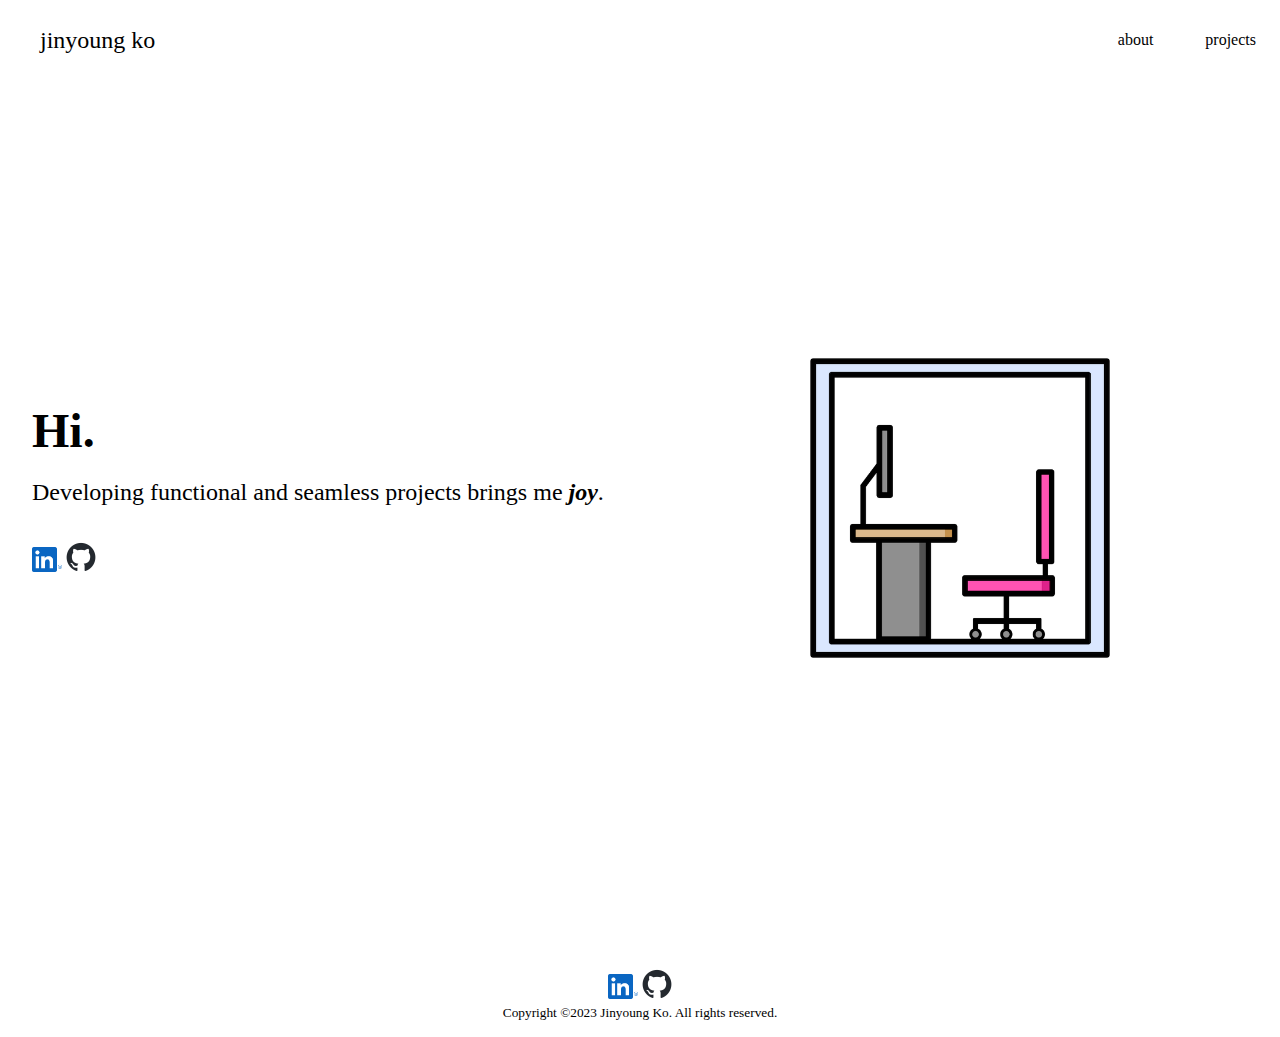
<file: index.html>
<!DOCTYPE html>
<html lang="en">

<head>
    <meta charset="UTF-8" />
    <meta name="viewport" content="width=device-width, initial-scale=1.0" />
    <title>Jinyoung Ko</title>
    <link rel="stylesheet" href="style.css" />
</head>

<body>
    <nav>
        <div class="logo"><a href="index.html">jinyoung ko</a></div>
        <div class="nav-items">
            <a href="about.html">about</a>
            <a href="projects.html">projects</a>
        </div>
    </nav>
    <section class="content">
        <div class="content-container">
            <div class="column-left">
                <h1>Hi.</h1>
                <p>
                    Developing functional and seamless projects brings me <i><b>joy</b></i>.
                </p>
                <div>
                    <a href="https://www.linkedin.com/in/jinyoungko" target="_blank"><img src="assets/images/LinkedInLogo.png" width="30" /></a>
                    <a href="https://github.com/jinyoung-ko" target="_blank"><img src="assets/images/GitHubLogo.png" width="30" /></a>
                </div>
                <br><br>
            </div>
            <div class="column-right">
                <img src="assets/images/workspace.png" alt="illustration" class="-image" width="300" />
            </div>
        </div>
    </section>
</body>

<footer>
    <div class="footer-container">
        <br>
        <a href="https://www.linkedin.com/in/jinyoungko" target="_blank"><img src="assets/images/LinkedInLogo.png" width="30" /></a>
        <a href="https://github.com/jinyoung-ko" target="_blank"><img src="assets/images/GitHubLogo.png" width="30" /></a>
        <p><small>Copyright ©2023 Jinyoung Ko. All rights reserved.</small></p>
    </div>
</footer>

</html>
</file>
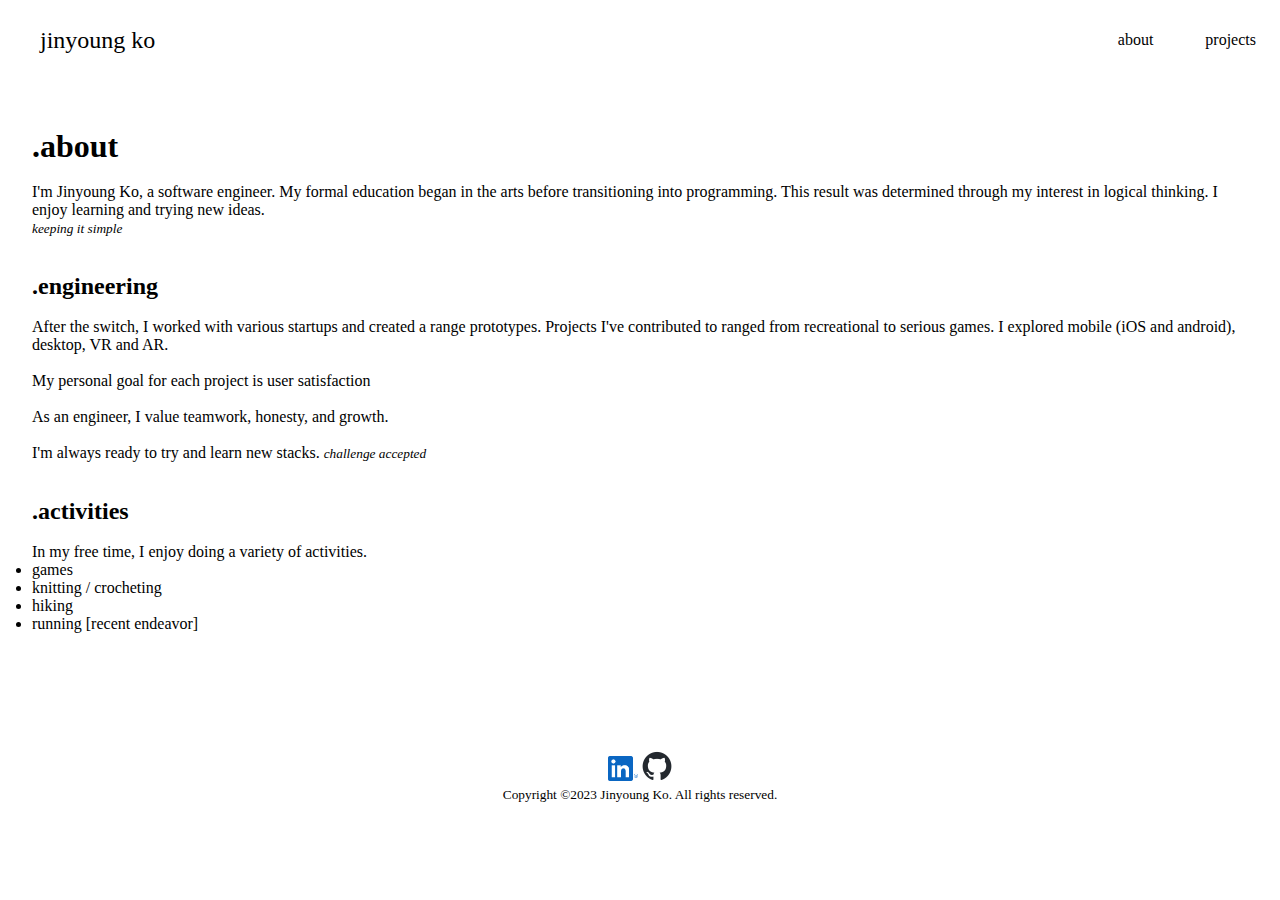
<file: about.html>
<!DOCTYPE html>
<html lang="en">

<head>
    <meta charset="UTF-8" />
    <meta name="viewport" content="width=device-width, initial-scale=1.0" />
    <title>Jinyoung Ko</title>
    <link rel="stylesheet" href="style.css" />
</head>

<body>
    <nav>
        <div class="logo"><a href="index.html">jinyoung ko</a></div>
        <div class="nav-items">
            <a href="about.html">about</a>
            <a href="projects.html">projects</a>
        </div>
    </nav>
    <section class="content">
        <div class="content-bin">
            <div class="content-info">
                <h1>.about</h1><br>
                <p>
                    I'm Jinyoung Ko, a software engineer. My formal education began in the arts before transitioning into programming. This result was determined through my interest in logical thinking. I enjoy learning and trying new ideas.                   
                    <br><i><small>keeping it simple</small></i>
                </p>
                <br><br>
                <h2>.engineering</h2><br>
                <p>After the switch, I worked with various startups and created a range prototypes. Projects I've contributed to ranged from recreational to serious games. I explored mobile (iOS and android), desktop, VR and AR.</p>
                <br><p>My personal goal for each project is user satisfaction</p>
                <br><p>As an engineer, I value teamwork, honesty, and growth.</p>
                <br><p>I'm always ready to try and learn new stacks. <small><i>challenge accepted</i></small></p>
                <br><br>
                <h2>.activities</h2><br>
                <p>In my free time, I enjoy doing a variety of activities.
                    <li>games</li>
                    <li>knitting / crocheting</li>
                    <li>hiking</li>
                    <li>running [recent endeavor]</li>
                </p>
                <br><br>
            </div>
        </div>
    </section>
</body>

<footer>
    <div class="footer-container">
        <br>
        <a href="https://www.linkedin.com/in/jinyoungko" target="_blank"><img src="assets/images/LinkedInLogo.png" width="30" /></a>
        <a href="https://github.com/jinyoung-ko" target="_blank"><img src="assets/images/GitHubLogo.png" width="30" /></a>
        <p><small>Copyright ©2023 Jinyoung Ko. All rights reserved.</small></p>
    </div>
</footer>

</html>
</file>
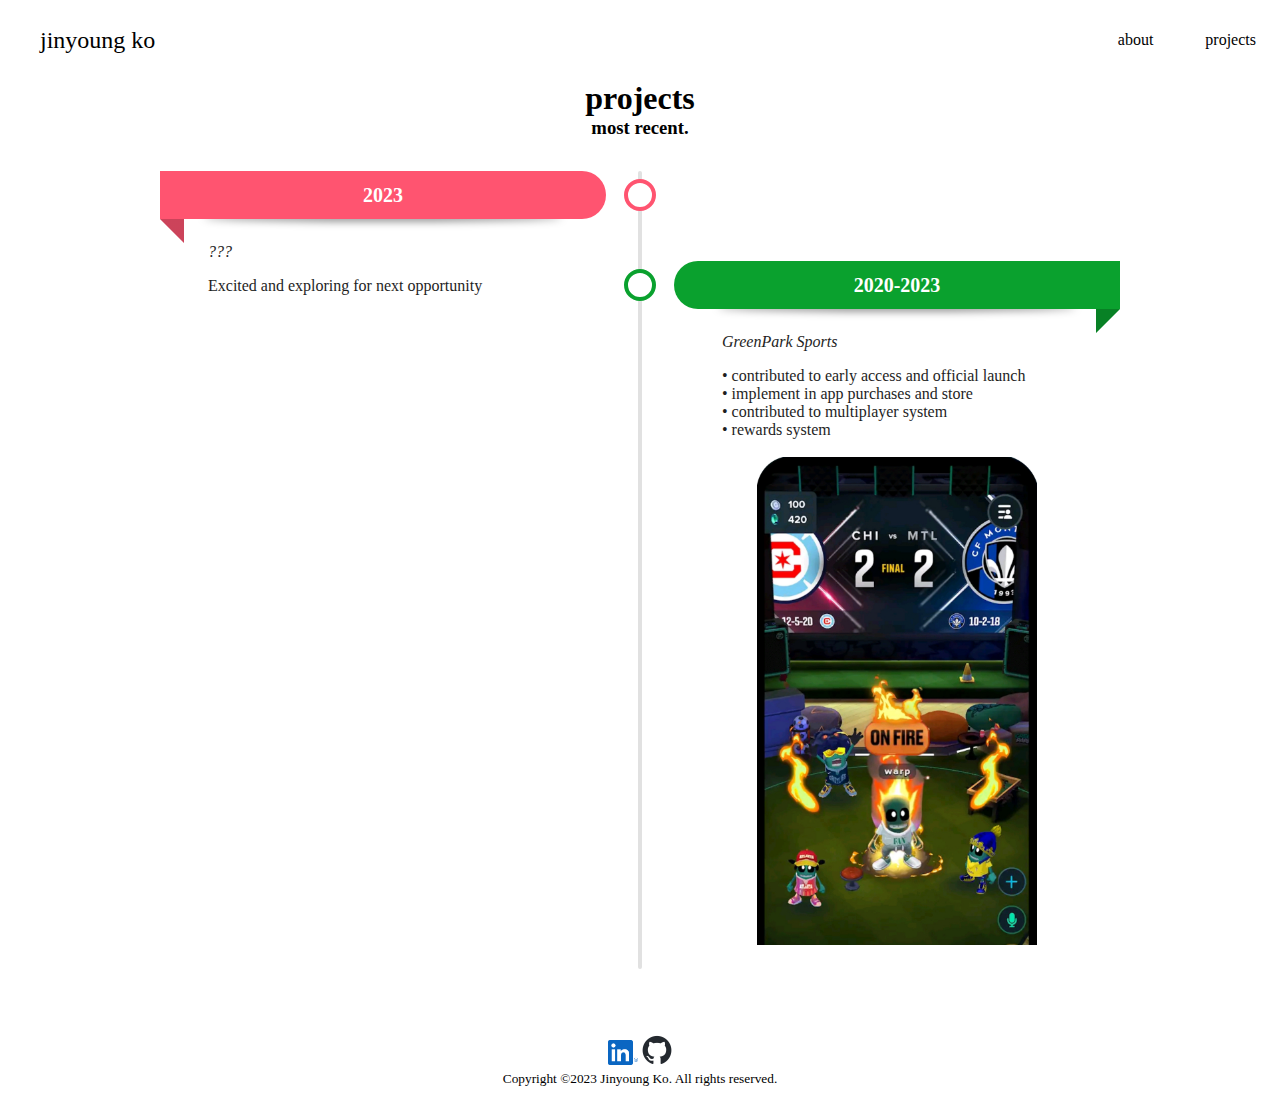
<file: projects.html>
<!DOCTYPE html>
<html lang="en">

<head>
    <meta charset="UTF-8" />
    <meta name="viewport" content="width=device-width, initial-scale=1.0" />
    <title>Jinyoung Ko</title>
    <link rel="stylesheet" href="style.css" />
</head>

<body>
    <nav>
        <div class="logo"><a href="index.html">jinyoung ko</a></div>
        <div class="nav-items">
            <a href="about.html">about</a>
            <a href="projects.html">projects</a>
        </div>
    </nav>

    <section class="projects-section">
        <h1>projects</h1>
        <h3>most recent.</h3>
    </section>

    <section class="section-timline">
        <ul>
            <li style="--accent-color:#ff5470">
                <div class="date">2023</div>
                <div class="title"><i>???</i></div>
                <div class="descr">
                    Excited and exploring for next opportunity
                </div>
            </li>
            <li style="--accent-color:#0aa12e">
                <div class="date">2020-2023</div>
                <div class="title"><i>GreenPark Sports</i></div>
                <div class="descr">
                    &#x2022; contributed to early access and official launch
                    <br>&#x2022; implement in app purchases and store
                    <br>&#x2022; contributed to multiplayer system
                    <br>&#x2022; rewards system
                    <br><br><img src="assets/images/GreenPark.png" alt="illustration" class="center" />
                </div>
            </li>
        </ul>
    </section>
</body>

<footer>
    <div class="footer-container">
        <br>
        <a href="https://www.linkedin.com/in/jinyoungko" target="_blank"><img src="assets/images/LinkedInLogo.png" width="30" /></a>
        <a href="https://github.com/jinyoung-ko" target="_blank"><img src="assets/images/GitHubLogo.png" width="30" /></a>
        <p><small>Copyright ©2023 Jinyoung Ko. All rights reserved.</small></p>
    </div>
</footer>

</html>
</file>
<file: style.css>
@import url("https://fonts.googleapis.com/css2?family=Poppins:wght@300;500;700&display=swap");

  *,
  *::before,
  *::after {
    margin: 0;
    padding: 0;
    box-sizing: border-box;
    font-family: 'Times New Roman', serif;
  }
  
  nav {
    height: 80px;
    display: flex;
    justify-content: space-between;
    align-items: center;
    padding: 0rem calc((100vw - 1300px) / 2);
  }
  
  .logo {
    color: #000;
    font-size: 1.5rem;
    padding: 0 1rem;
  }
  
  nav a {
    text-decoration: none;
    color: #000;
    padding: 0 1.5rem;
  }
  
  nav a:hover {
    color: #ffae00;
  }

  footer {
    text-align: center;
    padding: 1rem;
    margin-top: auto;
  }

  .content-info {
    display: block;
    padding: 0rem 2rem;
  }

  .content-bin {
    display: flex;
    padding: 3rem calc((100vw - 1300px) / 2);
  }
  
  .content-container {
    display: grid;
    grid-template-columns: 1fr 1fr;
    height: 95vh;
    padding: 3rem calc((100vw - 1300px) / 2);
  }
  
  .column-left {
    display: flex;
    flex-direction: column;
    justify-content: center;
    align-items: flex-start;
    color: #000;
    padding: 0rem 2rem;
  }
  
  .column-left h1 {
    margin-bottom: 1rem;
    font-size: 3rem;
  }
  
  .column-left p {
    margin-bottom: 2rem;
    font-size: 1.5rem;
    line-height: 1.5;
  }
  
  button {
    padding: 1rem 3rem;
    font-size: 1rem;
    border: none;
    color: #ffffff;
    background: #ff9900;
    cursor: pointer;
    border-radius: 50px;
  }
  
  button:hover {
    background: rgb(234, 72, 22);
    color: #ffffff;
  }
  
  .column-right {
    display: flex;
    justify-content: center;
    align-items: center;
    padding: 0rem 2rem;
  }
  
  .content-image {
    width: 100%;
    height: 100%;
  }
  
  @media screen and (max-width: 412px) {
    .content-container {
      grid-template-columns: 1fr;
    }
  }

  /* timeline */
.section-timline {
  --color: rgba(30, 30, 30);
  --bgColor: rgb(255, 255, 255);
  min-height: 50vh;
  display: grid;
  align-content: upper-center;
  gap: 2rem;
  padding: 2rem;
  /*font-family: "Poppins", sans-serif;*/
  color: var(--color);
  background: var(--bgColor);
}

.projects-section h1, 
.projects-section h3 {
  text-align: center;
}

ul {
  --col-gap: 2rem;
  --row-gap: 2rem;
  --line-w: 0.25rem;
  display: grid;
  grid-template-columns: var(--line-w) 1fr;
  grid-auto-columns: max-content;
  column-gap: var(--col-gap);
  list-style: none;
  width: min(60rem, 90%);
  margin-inline: auto;
}

/* line */
ul::before {
  content: "";
  grid-column: 1;
  grid-row: 1 / span 20;
  background: rgb(225, 225, 225);
  border-radius: calc(var(--line-w) / 2);
}

/* columns*/

/* row gaps */
ul li:not(:last-child) {
  margin-bottom: var(--row-gap);
}

/* card */
ul li {
  grid-column: 2;
  --inlineP: 1.5rem;
  margin-inline: var(--inlineP);
  grid-row: span 2;
  display: grid;
  grid-template-rows: min-content min-content min-content;
}

/* date */
ul li .date {
  --dateH: 3rem;
  height: var(--dateH);
  margin-inline: calc(var(--inlineP) * -1);

  text-align: center;
  background-color: var(--accent-color);

  color: white;
  font-size: 1.25rem;
  font-weight: 700;

  display: grid;
  place-content: center;
  position: relative;

  border-radius: calc(var(--dateH) / 2) 0 0 calc(var(--dateH) / 2);
}

/* date flap */
ul li .date::before {
  content: "";
  width: var(--inlineP);
  aspect-ratio: 1;
  background: var(--accent-color);
  background-image: linear-gradient(rgba(0, 0, 0, 0.2) 100%, transparent);
  position: absolute;
  top: 100%;

  clip-path: polygon(0 0, 100% 0, 0 100%);
  right: 0;
}

/* circle */
ul li .date::after {
  content: "";
  position: absolute;
  width: 2rem;
  aspect-ratio: 1;
  background: var(--bgColor);
  border: 0.3rem solid var(--accent-color);
  border-radius: 50%;
  top: 50%;

  transform: translate(50%, -50%);
  right: calc(100% + var(--col-gap) + var(--line-w) / 2);
}

/* title descr */
ul li .title,
ul li .descr {
  background: var(--bgColor);
  position: relative;
  padding-inline: 1.5rem;
}

.center {
    display: block;
    margin-left: auto;
    margin-right: auto;
    width: 80%;
}

ul li .title {
  overflow: hidden;
  padding-block-start: 1.5rem;
  padding-block-end: 1rem;
  font-weight: 500;
}
ul li .descr {
  padding-block-end: 1.5rem;
  font-weight: 300;
}

/* shadows */
ul li .title::before,
ul li .descr::before {
  content: "";
  position: absolute;
  width: 90%;
  height: 0.5rem;
  background: rgba(0, 0, 0, 0.5);
  left: 50%;
  border-radius: 50%;
  filter: blur(4px);
  transform: translate(-50%, 50%);
}
ul li .title::before {
  bottom: calc(100% + 0.125rem);
}

ul li .descr::before {
  z-index: -1;
  bottom: 0.25rem;
}

@media (min-width: 40rem) {
  ul {
    grid-template-columns: 1fr var(--line-w) 1fr;
  }
  ul::before {
    grid-column: 2;
  }
  ul li:nth-child(odd) {
    grid-column: 1;
  }
  ul li:nth-child(even) {
    grid-column: 3;
  }

  /* start second card */
  ul li:nth-child(2) {
    grid-row: 2/4;
  }

  ul li:nth-child(odd) .date::before {
    clip-path: polygon(0 0, 100% 0, 100% 100%);
    left: 0;
  }

  ul li:nth-child(odd) .date::after {
    transform: translate(-50%, -50%);
    left: calc(100% + var(--col-gap) + var(--line-w) / 2);
  }
  ul li:nth-child(odd) .date {
    border-radius: 0 calc(var(--dateH) / 2) calc(var(--dateH) / 2) 0;
  }
}
</file>
